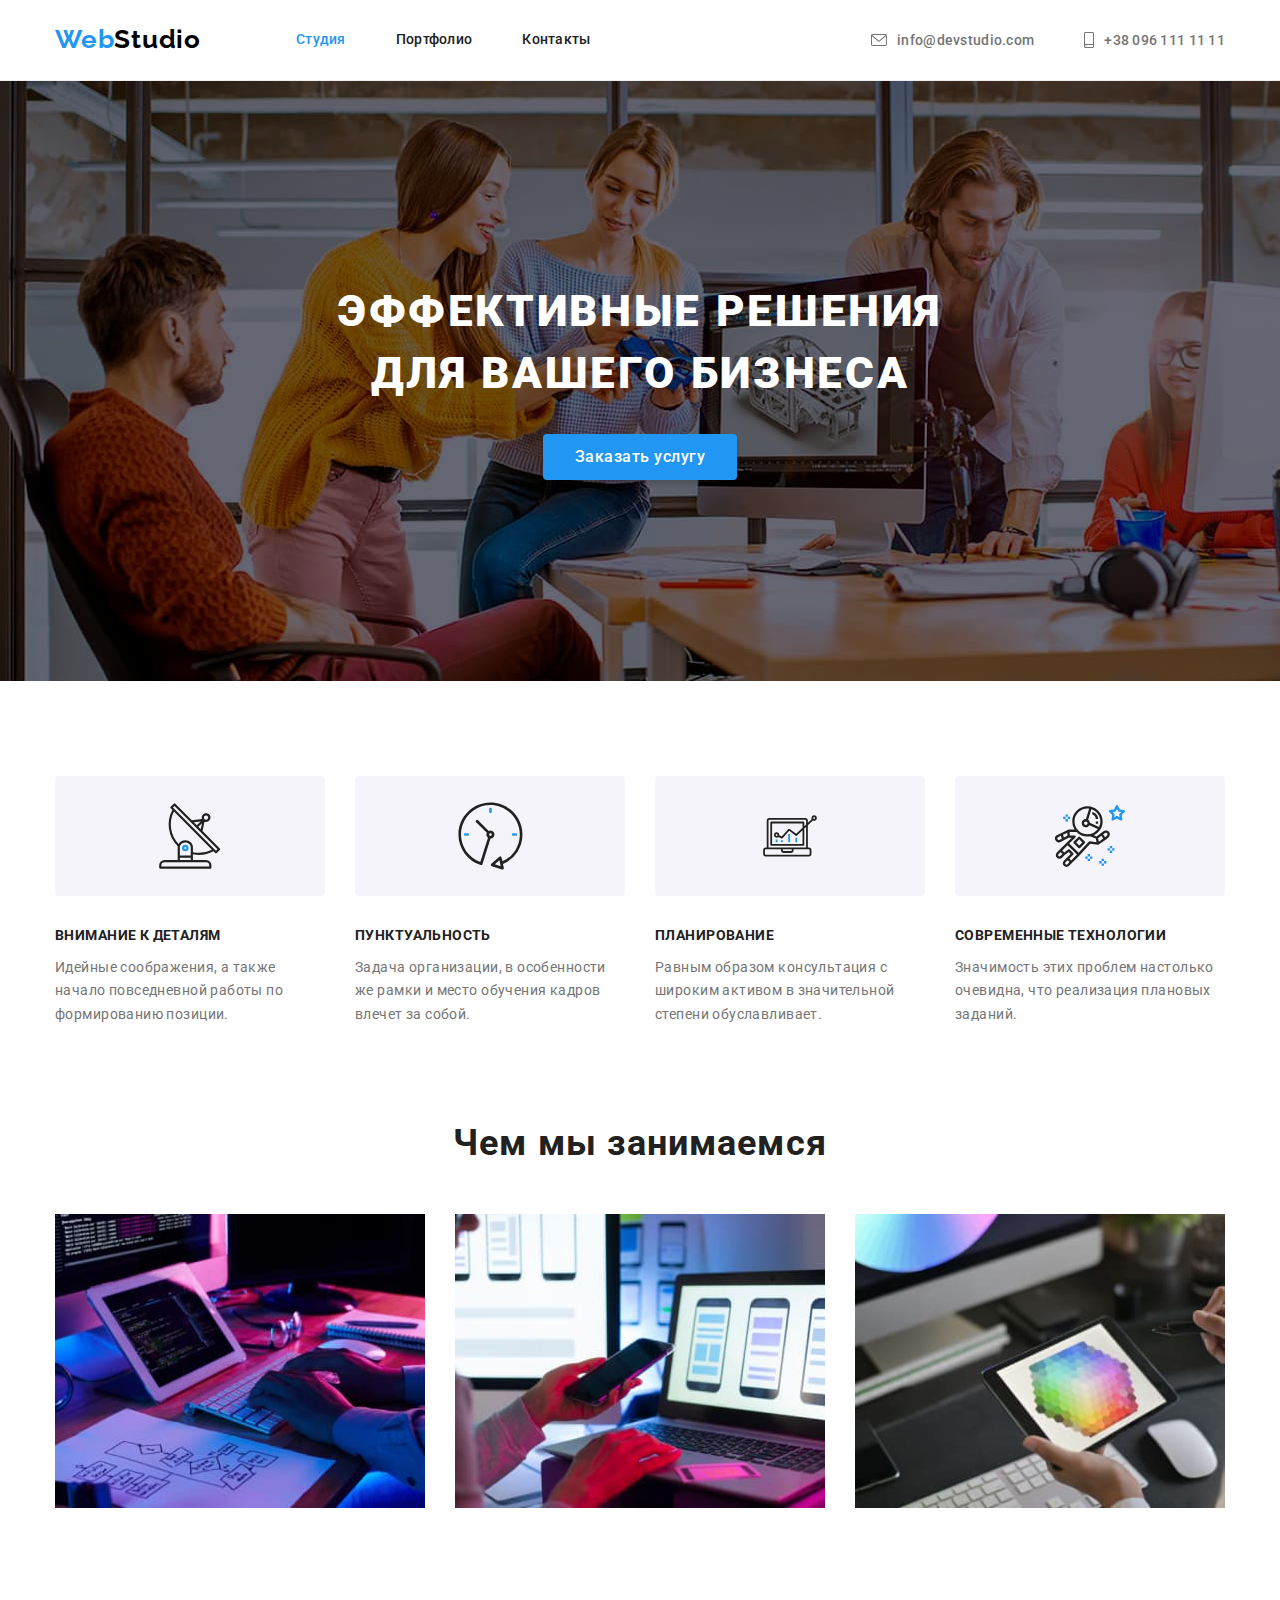
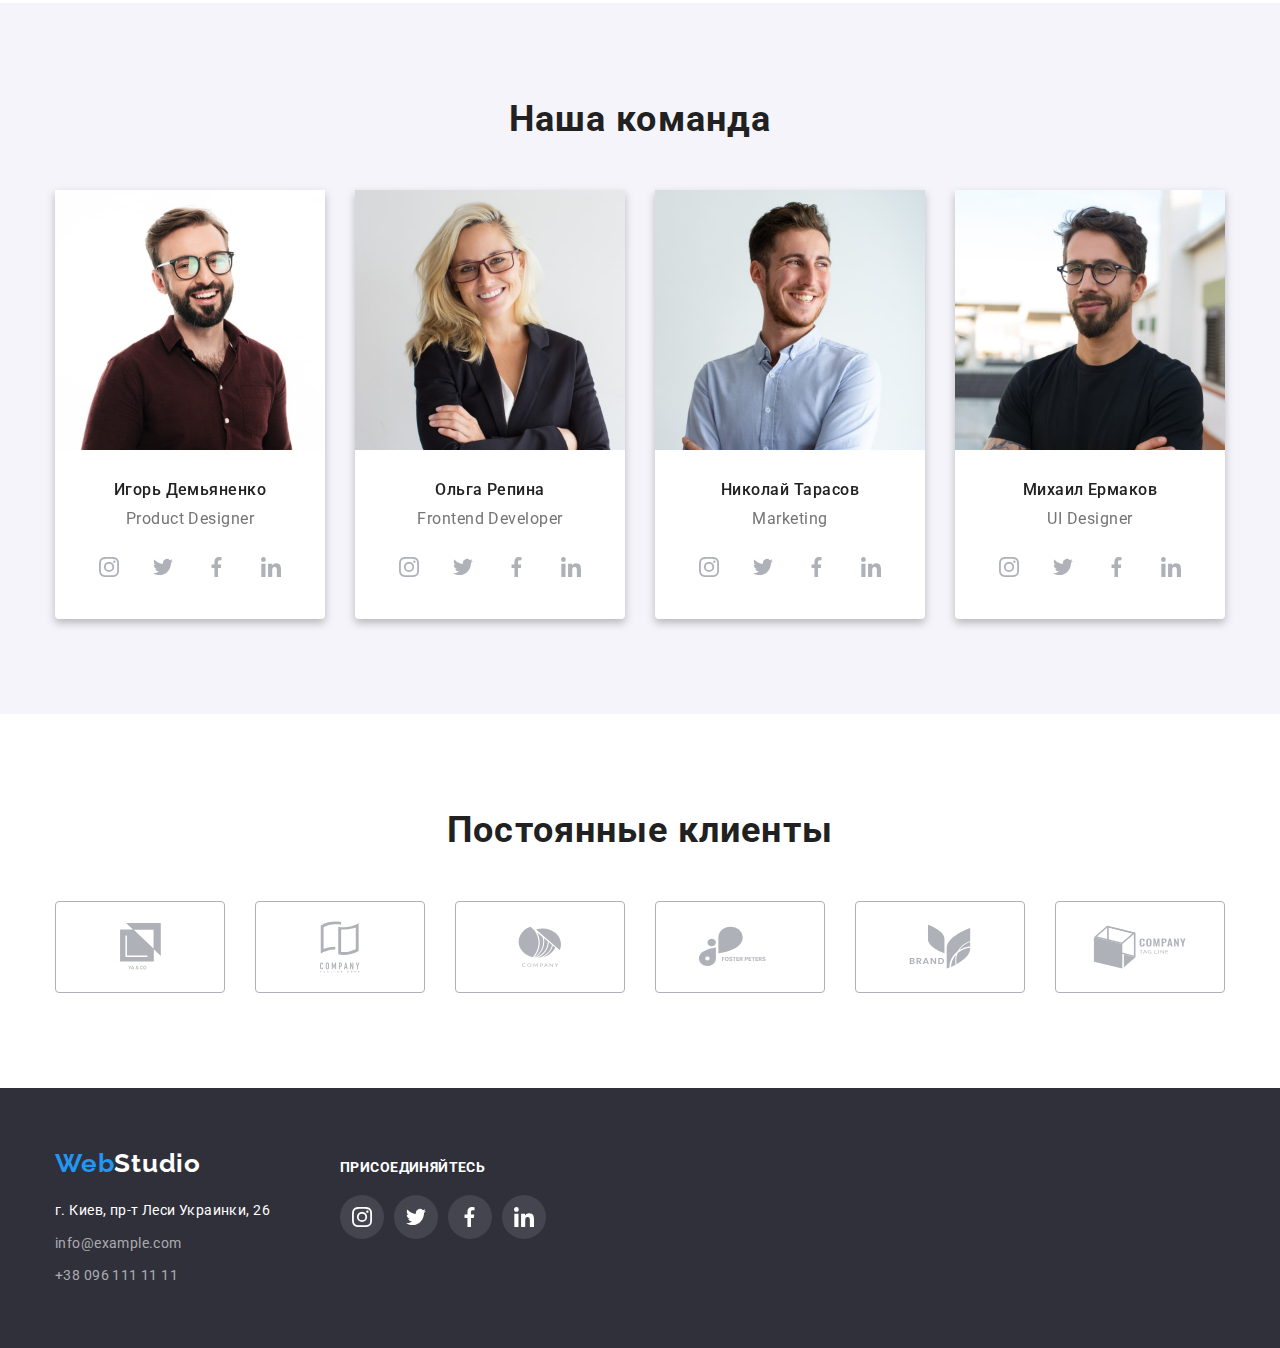
<file: index.html>
<!DOCTYPE html>
<html lang="ru">

<head>
  <meta charset="UTF-8" />
  <meta http-equiv="X-UA-Compatible" content="IE=edge" />
  <meta name="viewport" content="width=device-width, initial-scale=1.0" />
  <title>Document</title>
  <link rel="preconnect" href="https://fonts.googleapis.com" />
  <link rel="preconnect" href="https://fonts.gstatic.com" crossorigin />
  <link href="https://fonts.googleapis.com/css2?family=Raleway:wght@700&family=Roboto:wght@400;500;700;900&display=swap"
    rel="stylesheet" />
  <link rel="stylesheet"
    href="https://cdnjs.cloudflare.com/ajax/libs/modern-normalize/1.1.0/modern-normalize.min.css" />
  <link rel="stylesheet" href="./css/styles.css" />
</head>

<body>
  <!-- верхняя линия -->
  <header class="header-decor">
    <div class="container min">
      <nav class="main-nav">
        <a href="" class="logo"><span class="web">Web</span>Studio</a>
        <ul class="site-nav list">
          <li class="item"><a href="./index.html" class="link current">Студия</a></li>
          <li class="item">
            <a href="./portfolio.html" class="link">Портфолио</a>
          </li>
          <li class="item"><a href="" class="link">Контакты</a></li>
        </ul>
      </nav>

      <ul class="auth-nav list">

        <li class="item tester">
          <a href="info@devstudio.com" class="info-nav">
            <svg class="nav-envelope hed-icon" width="16px" height="12px">
              <use href="./images/icons.svg.svg#icon-envelope"></use>
            </svg>info@devstudio.com</a>
        </li>
        <li class="item tester">
          <a href="+380961111111" class="info-nav">
            <svg class="nav-smartphone hed-icon" width="10px" height="16px">
              <use href="./images/icons.svg.svg#icon-smartphone"></use>
            </svg>+38 096 111 11 11</a>
        </li>
      </ul>
    </div>
  </header>
  <main>
    <!-- шапка -->

    <section class="heroes">
      <div class="heroes-frame">
        <h1 class="header">
          Эффективные решения <br />
          для вашего бизнеса
        </h1>

        <button type="button" class="button primary button-man">
          Заказать услугу
        </button>
      </div>
    </section>

    <!-- особенности -->
    <section class="section">
      <div class="container">
        <h2 class="section-title secret">Особенности</h2>
        <ul class="special-title list speciality-blok">

          <li class="indent-benefitc">
            <div class="indent-decor">
              <svg width="65.32px" height="70px" class="decor">
                <use href="./images/icons.svg.svg#icon-antenna"></use>
              </svg>
            </div>
            <h3 class="indent">Внимание к деталям</h3>
            <p class="benefits">
              Идейные соображения, а также начало повседневной работы по
              формированию позиции.
            </p>
          </li>

          <li class="indent-benefitc">
            <div class="indent-decor">
              <svg width="66.96px" height="70px" class="decor">
                <use href="./images/icons.svg.svg#icon-clock"></use>
              </svg>
            </div>
            <h3 class="indent">Пунктуальность</h3>
            <p class="benefits">
              Задача организации, в особенности же рамки и место обучения
              кадров влечет за собой.
            </p>
          </li>

          <li class="indent-benefitc">
            <div class="indent-decor">
              <svg width="70px" height="53.69px" class="decor diagram">
                <use href="./images/icons.svg.svg#icon-diagram"></use>
              </svg>
            </div>
            <h3 class="indent">Планирование</h3>
            <p class="benefits">
              Равным образом консультация с широким активом в значительной
              степени обуславливает.
            </p>
          </li>

          <li class="indent-benefitc">
            <div class="indent-decor">
              <svg width="70px" height="70px" class="decor">
                <use href="./images/icons.svg.svg#icon-astronaut"></use>
              </svg>
            </div>
            <h3 class="indent">Современные технологии</h3>
            <p class="benefits">
              Значимость этих проблем настолько очевидна, что реализация
              плановых заданий.
            </p>
          </li>
        </ul>
      </div>
    </section>
    <!-- чем мы занимаемся -->
    <section class="work-blok">
      <div class="container">
        <h2 class="section-work">Чем мы занимаемся</h2>
        <ul class="work list">
          <li class="work-img">
            <img src="images/box1.jpg" alt="процес работы" width="370" />
          </li>

          <li class="work-img">
            <img src="images/bo2.jpg" alt="процес работы" width="370" />
          </li>

          <li class="work-img">
            <img src="images/bo3.jpg" alt="процес работы" width="370" />
          </li>
        </ul>
      </div>
    </section>
    <!-- наша команда -->
    <section class="sek-test section">
      <div class="container">
        <h2 class="section-work">Наша команда</h2>
        <ul class="staff list">
          <li class="staff-work">
            <img src="images/img.jpg" alt="фото сотрудника" width="270" />
            <div class="works">
              <h3 class="employee">Игорь Демьяненко</h3>
              <p class="speciality" lang="en">Product Designer</p>

              <ul class="social-media">
                <li class="social-item">
                  <a href="" class="media">
                    <svg width="20px" height="20px" class="social">
                      <use href="./images/icons.svg.svg#icon-instagram"></use>
                    </svg>
                  </a>
                </li>

                <li class="social-item">
                  <a href="" class="media">
                    <svg width="20px" height="20px" class="social">
                      <use href="./images/icons.svg.svg#icon-twitter"></use>
                    </svg>
                  </a>
                </li>

                <li class="social-item">
                  <a href="" class="media">
                    <svg width="20px" height="20px" class="social">
                      <use href="./images/icons.svg.svg#icon-facebook"></use>
                    </svg>
                  </a>
                </li>

                <li class="social-item">
                  <a href="" class="media">
                    <svg width="20px" height="20px" class="social">
                      <use class="tester" href="./images/icons.svg.svg#icon-linkedin"></use>
                    </svg>
                  </a>
                </li>
              </ul>
            </div>
          </li>

          <li class="staff-work">
            <img src="images/img1.jpg" alt="фото сотрудника" width="270" />
            <div class="works">
              <h3 class="employee">Ольга Репина</h3>
              <p class="speciality" lang="en">Frontend Developer</p>
              <ul class="social-media">
                <li class="social-item">
                  <a href="" class="media">
                    <svg width="20px" height="20px" class="social">
                      <use href="./images/icons.svg.svg#icon-instagram"></use>
                    </svg>
                  </a>
                </li>

                <li class="social-item">
                  <a href="" class="media">
                    <svg width="20px" height="20px" class="social">
                      <use href="./images/icons.svg.svg#icon-twitter"></use>
                    </svg>
                  </a>
                </li>

                <li class="social-item">
                  <a href="" class="media">
                    <svg width="20px" height="20px" class="social">
                      <use href="./images/icons.svg.svg#icon-facebook"></use>
                    </svg>
                  </a>
                </li>

                <li class="social-item">
                  <a href="" class="media">
                    <svg width="20px" height="20px" class="social">
                      <use class="tester" href="./images/icons.svg.svg#icon-linkedin"></use>
                    </svg>
                  </a>
                </li>
              </ul>
            </div>
          </li>

          <li class="staff-work">
            <img src="images/img2.jpg" alt="фото сотрудника" width="270" />
            <div class="works">
              <h3 class="employee">Николай Тарасов</h3>
              <p class="speciality" lang="en">Marketing</p>
              <ul class="social-media">
                <li class="social-item">
                  <a href="" class="media">
                    <svg width="20px" height="20px" class="social">
                      <use href="./images/icons.svg.svg#icon-instagram"></use>
                    </svg>
                  </a>
                </li>

                <li class="social-item">
                  <a href="" class="media">
                    <svg width="20px" height="20px" class="social">
                      <use href="./images/icons.svg.svg#icon-twitter"></use>
                    </svg>
                  </a>
                </li>

                <li class="social-item">
                  <a href="" class="media">
                    <svg width="20px" height="20px" class="social">
                      <use href="./images/icons.svg.svg#icon-facebook"></use>
                    </svg>
                  </a>
                </li>

                <li class="social-item">
                  <a href="" class="media">
                    <svg width="20px" height="20px" class="social">
                      <use class="tester" href="./images/icons.svg.svg#icon-linkedin"></use>
                    </svg>
                  </a>
                </li>
              </ul>
            </div>
          </li>

          <li class="staff-work">
            <img src="images/img3.jpg" alt="фото сотрудника" width="270" />
            <div class="works">
              <h3 class="employee">Михаил Ермаков</h3>
              <p class="speciality" lang="en">UI Designer</p>
              <ul class="social-media">
                <li class="social-item">
                  <a href="" class="media">
                    <svg width="20px" height="20px" class="social">
                      <use href="./images/icons.svg.svg#icon-instagram"></use>
                    </svg>
                  </a>
                </li>

                <li class="social-item">
                  <a href="" class="media">
                    <svg width="20px" height="20px" class="social">
                      <use href="./images/icons.svg.svg#icon-twitter"></use>
                    </svg>
                  </a>
                </li>

                <li class="social-item">
                  <a href="" class="media">
                    <svg width="20px" height="20px" class="social">
                      <use href="./images/icons.svg.svg#icon-facebook"></use>
                    </svg>
                  </a>
                </li>

                <li class="social-item">
                  <a href="" class="media">
                    <svg width="20px" height="20px" class="social">
                      <use class="tester" href="./images/icons.svg.svg#icon-linkedin"></use>
                    </svg>
                  </a>
                </li>
              </ul>
            </div>
          </li>
        </ul>
      </div>
    </section>
  </main>
  <section class="section">
    <div class="container">
      <h2 class="section-clients">Постоянные клиенты</h2>
      <ul class="box-clients">
        <li class="clients">
          <a href="" class="clients-group">
            <svg  width="41px" height="46.7px" class="customers ">
              <use href="./images/icons.svg.svg#icon-group"></use>
            </svg>
          </a>
        </li>
        <li class="clients">
          <a href="" class="clients-group">
            <svg width="40px" height="52px" class="customers">
              <use href="./images/icons.svg.svg#icon-group1"></use>
            </svg>
          </a>
        </li>
        <li class="clients">
          <a href="" class="clients-group">
            <svg width="43.46px" height="41.18px" class="customers">
              <use href="./images/icons.svg.svg#icon-group2"></use>
            </svg>
          </a>
        </li>
        <li class="clients">
          <a href="" class="clients-group">
            <svg width="84.44px" height="40.62px" class="customers">
              <use href="./images/icons.svg.svg#icon-group3"></use>
            </svg>
          </a>
        </li>
        <li class="clients">
          <a href="" class="clients-group">
            <svg width="62.54px" height="45.43px" class="customers">
              <use href="./images/icons.svg.svg#icon-group4"></use>
            </svg>
          </a>
        </li>
        <li class="clients">
          <a href="" class="clients-group">
            <svg width="93.79px" height="43.93px" class="customers">
              <use href="./images/icons.svg.svg#icon-group5"></use>
            </svg>
          </a>
        </li>
      </ul>
    </div>
  </section>
  <!-- футер -->
  <footer class="footer-box">
    <div class="container conteainer-footer">
      <div class="address-footer">
        <a class="logo footer-logo" href=""><span class="web">Web</span>Studio</a>
        <address style="font-style: normal;">
          <ul class="footer-nav list">
            <li class="auth-info">
              <a href="" class="auth footer">г. Киев, пр-т Леси Украинки, 26</a>
            </li>
            <li class="auth-info">
              <a href="info@example.com" class="info footer">info@example.com</a>
            </li>
            <li class="auth-info">
              <a href="+380961111111" class="info footer">+38 096 111 11 11</a>
            </li>
          </ul>
        </address>
      </div>


      <div class="footer-media">
        <h2 class="strong-media">присоединяйтесь</h2>
        <ul class="social-footer">
          <li class="social-item">
            <a href="" class="media footer-icon">
              <svg class="social footer-svg">
                <use href="./images/icons.svg.svg#icon-instagram" width="20px" height="20px"></use>
              </svg>
            </a>
          </li>
          <li class="social-item">
            <a href="" class="media footer-icon">
              <svg class="social footer-svg">
                <use href="./images/icons.svg.svg#icon-twitter" width="20px" height="20px"></use>
              </svg>
            </a>
          </li>
          <li class="social-item">
            <a href="" class="media footer-icon">
              <svg class="social footer-svg">
                <use href="./images/icons.svg.svg#icon-facebook" width="20px" height="20px"></use>
              </svg>
            </a>
          </li>
          <li class="social-item">
            <a href="" class="media footer-icon">
              <svg class="social footer-svg">
                <use href="./images/icons.svg.svg#icon-linkedin" width="20px" height="20px"></use>
              </svg>
            </a>
          </li>
        </ul>
      </div>


    </div>
  </footer>
</body>

</html>
</file>
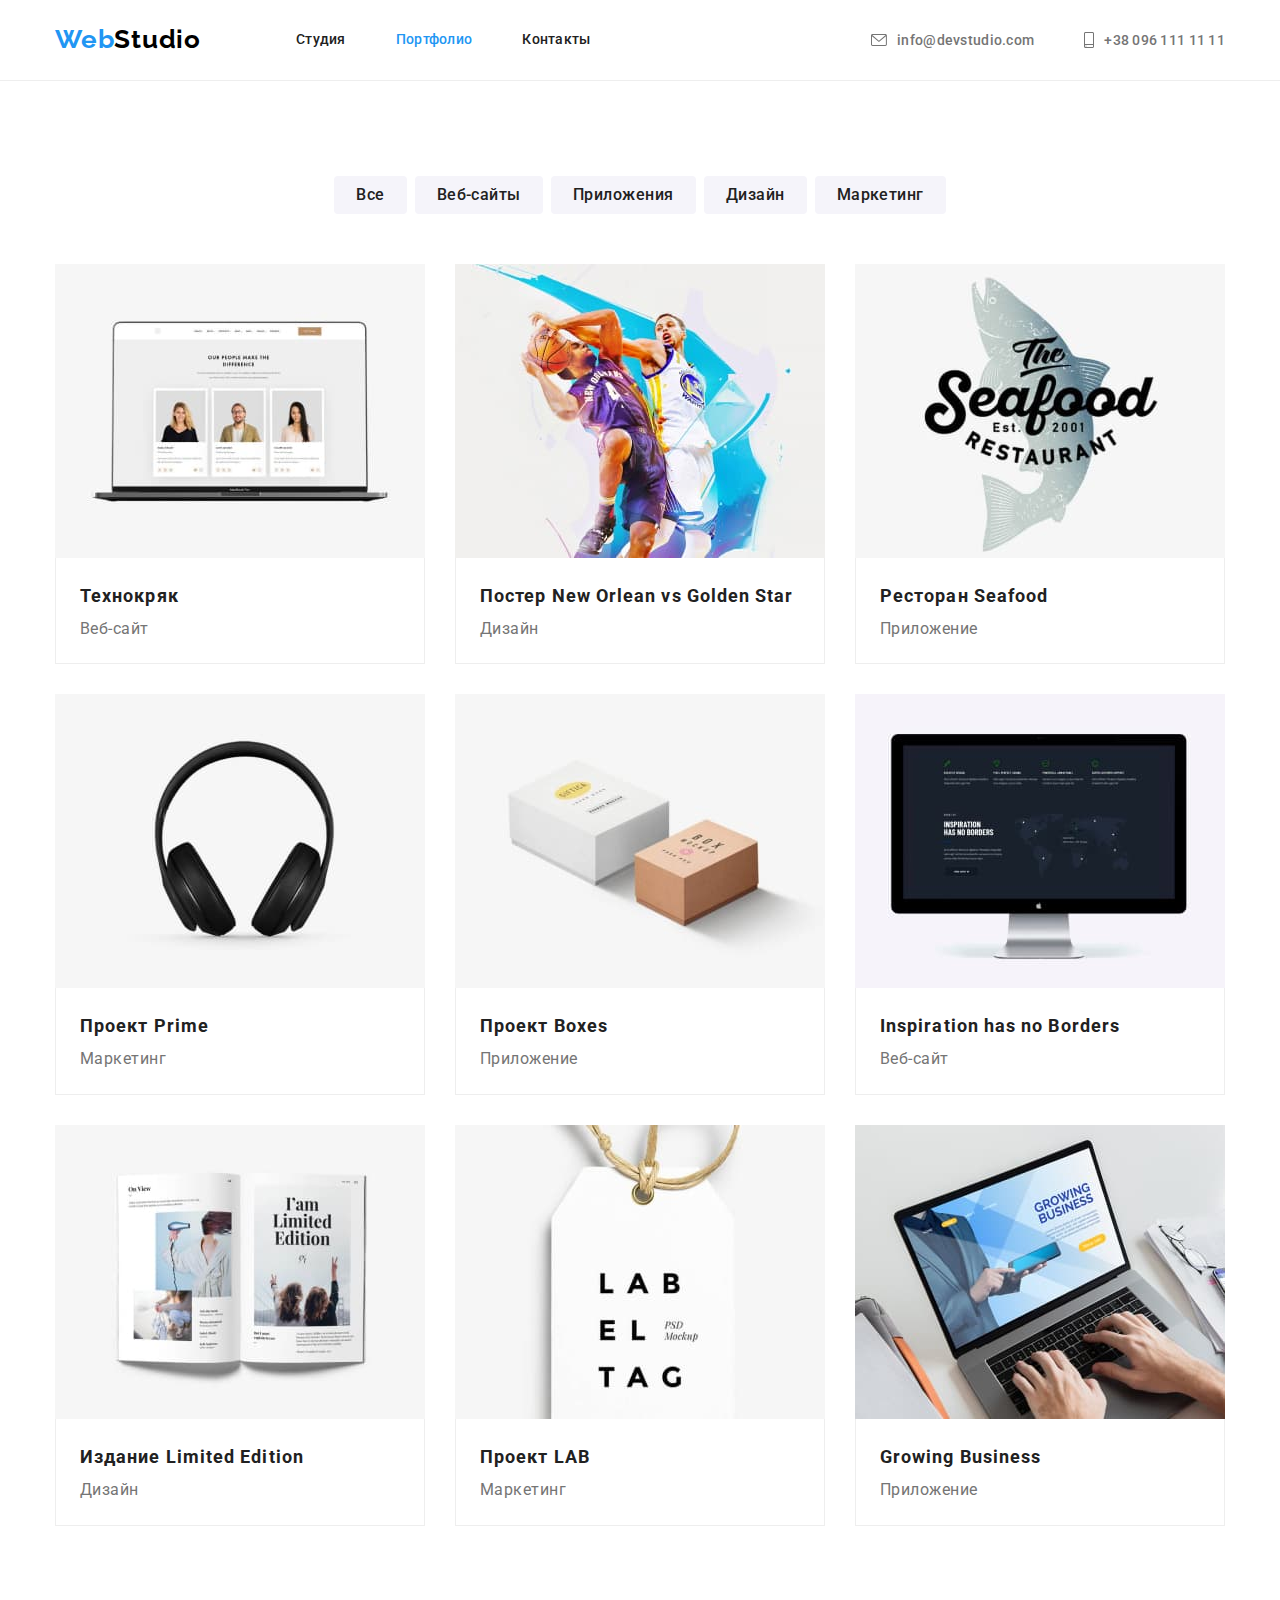
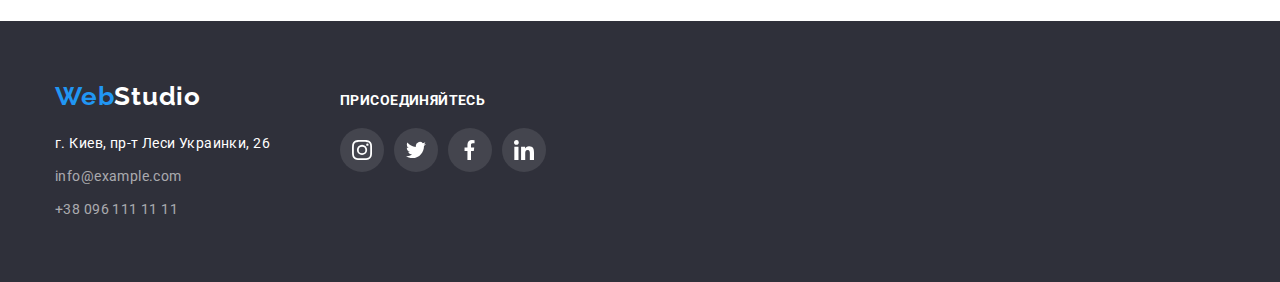
<file: portfolio.html>
<!DOCTYPE html>
<html lang="ru">

<head>
  <meta charset="UTF-8" />
  <meta http-equiv="X-UA-Compatible" content="IE=edge" />
  <meta name="viewport" content="width=device-width, initial-scale=1.0" />
  <title>Document</title>
  <link rel="preconnect" href="https://fonts.googleapis.com" />
  <link rel="preconnect" href="https://fonts.gstatic.com" crossorigin />
  <link href="https://fonts.googleapis.com/css2?family=Raleway:wght@700&family=Roboto:wght@400;500;700;900&display=swap"
    rel="stylesheet" />
  <link rel="stylesheet"
    href="https://cdnjs.cloudflare.com/ajax/libs/modern-normalize/1.1.0/modern-normalize.min.css" />
  <link rel="stylesheet" href="./css/styles.css" />
</head>

<body>
  <!-- верхняя линия -->
  <header class="header-decor">
    <div class="container min">
      <nav class="main-nav">
        <a href="" class="logo"><span class="web">Web</span>Studio</a>
        <ul class="site-nav list">
          <li class="item"><a href="./index.html" class="link ">Студия</a></li>
          <li class="item"><a href="./portfolio.html" class="link current">Портфолио</a>
          </li>
          <li class="item"><a href="" class="link">Контакты</a></li>
        </ul>
      </nav>

      <ul class="auth-nav list">

        <li class="item">
          <a href="info@devstudio.com" class="info-nav">
            <svg class="nav-envelope hed-icon" width="16px" height="12px">
              <use href="./images/icons.svg.svg#icon-envelope"></use>
            </svg>info@devstudio.com</a>
        </li>
        <li class="item">
          <a href="+380961111111" class="info-nav">
            <svg class="nav-smartphone hed-icon" width="10px" height="16px">
              <use href="./images/icons.svg.svg#icon-smartphone"></use>
            </svg>+38 096 111 11 11</a>
        </li>
      </ul>
    </div>
  </header>
  <!-- проекти -->
  <main>
    <section class="section-project">
      <div class="container">
        <h1 class="secret">Проекти компании</h1>
        <!-- фильтер -->
        <div class="">
          <ul class="filter list">
            <li class="item">
              <button type="button" class="button filter-button">Все</button>
            </li>
            <li class="item">
              <button type="button" class="button filter-button">
                Веб-сайты
              </button>
            </li>
            <li class="item">
              <button type="button" class="button filter-button">
                Приложения
              </button>
            </li>
            <li class="item">
              <button type="button" class="button filter-button">
                Дизайн
              </button>
            </li>
            <li class="item">
              <button type="button" class="button filter-button">
                Маркетинг
              </button>
            </li>
          </ul>
        </div>

        <ul class="project list">
          <li class="cards">
            <a href="#" class="dec-non cards-foc"><img src="images/img4.jpg" alt="пример веб сайта" width="370" />
              <div class="cards-border">
                <h2 class="project-title">Технокряк</h2>
                <p class="description">Веб-сайт</p>
              </div>
            </a>
          </li>

          <li class="cards">
            <a href="" class="dec-non cards-foc"><img src="images/img5.jpg" alt="дизайн постера" width="370" />
              <div class="cards-border">
                <h2 class="project-title">
                  Постер <span lang="en"> New Orlean vs Golden Star</span>
                </h2>
                <p class="description">Дизайн</p>
              </div>
            </a>
          </li>
          <li class="cards">
            <a href="" class="dec-non cards-foc"><img src="images/seafood.jpg" alt="дизайн постера" width="370" />
              <div class="cards-border">
                <h2 class="project-title">
                  Ресторан <span lang="en">Seafood</span>
                </h2>
                <p class="description">Приложение</p>
              </div>
            </a>
          </li>
          <li class="cards">
            <a href="" class="dec-non cards-foc"><img src="images/img7.jpg" alt="фото наушников" width="370" />
              <div class="cards-border">
                <h2 class="project-title">
                  Проект <span lang="en">Prime</span>
                </h2>
                <p class="description">Маркетинг</p>
              </div>
            </a>
          </li>
          <li class="cards">
            <a href="" class="dec-non cards-foc"><img src="images/img8.jpg" alt="изображение коробочек" width="370" />
              <div class="cards-border">
                <h2 class="project-title">
                  Проект <span lang="en">Boxes</span>
                </h2>
                <p class="description">Приложение</p>
              </div>
            </a>
          </li>
          <li class="cards">
            <a href="" class="dec-non cards-foc"><img src="images/img9.jpg" alt="изображение веб сайта" width="370" />
              <div class="cards-border">
                <h2 class="project-title" lang="en">
                  Inspiration has no Borders
                </h2>
                <p class="description">Веб-сайт</p>
              </div>
            </a>
          </li>
          <li class="cards">
            <a href="" class="dec-non cards-foc"><img src="images/img10.jpg" alt="изображение издания" width="370" />
              <div class="cards-border">
                <h2 class="project-title">
                  Издание <span lang="en">Limited Edition</span>
                </h2>
                <p class="description">Дизайн</p>
              </div>
            </a>
          </li>
          <li class="cards">
            <a href="" class="dec-non cards-foc"><img src="images/img11.jpg" alt=" веб сайт" width="370" />
              <div class="cards-border">
                <h2 class="project-title">
                  Проект <span lang="en">LAB</span>
                </h2>
                <p class="description">Маркетинг</p>
              </div>
            </a>
          </li>
          <li class="cards">
            <a href="" class="dec-non cards-foc">
              <img src="images/img12.jpg" alt="приложение для мобильных устройств" width="370" />
              <div class="cards-border">
                <h2 class="project-title" lang="en">Growing Business</h2>
                <p class="description">Приложение</p>
              </div>
            </a>
          </li>
        </ul>
      </div>
    </section>
  </main>
  <!-- футер -->

  <footer class="footer-box">
    <div class="container conteainer-footer">
      <div class="address-footer">
        <a class="logo footer-logo" href=""><span class="web">Web</span>Studio</a>
        <address style="font-style: normal;">
          <ul class="footer-nav list">
            <li class="auth-info">
              <a href="" class="auth footer">г. Киев, пр-т Леси Украинки, 26</a>
            </li>
            <li class="auth-info">
              <a href="info@example.com" class="info footer">info@example.com</a>
            </li>
            <li class="auth-info">
              <a href="+380961111111" class="info footer">+38 096 111 11 11</a>
            </li>
          </ul>
        </address>
      </div>


      <div class="footer-media">
        <h2 class="strong-media">присоединяйтесь</h2>
        <ul class="social-footer">
          <li class="social-item">
            <a href="" class="media footer-icon">
              <svg class="social footer-svg">
                <use href="./images/icons.svg.svg#icon-instagram" width="20px" height="20px"></use>
              </svg>
            </a>
          </li>
          <li class="social-item">
            <a href="" class="media footer-icon">
              <svg class="social footer-svg">
                <use href="./images/icons.svg.svg#icon-twitter" width="20px" height="20px"></use>
              </svg>
            </a>
          </li>
          <li class="social-item">
            <a href="" class="media footer-icon">
              <svg class="social footer-svg">
                <use href="./images/icons.svg.svg#icon-facebook" width="20px" height="20px"></use>
              </svg>
            </a>
          </li>
          <li class="social-item">
            <a href="" class="media footer-icon">
              <svg class="social footer-svg">
                <use href="./images/icons.svg.svg#icon-linkedin" width="20px" height="20px"></use>
              </svg>
            </a>
          </li>
        </ul>
      </div>


    </div>
  </footer>
</body>

</html>
</file>
<file: css/styles.css>
/* цвет основного текста rgba(117, 117, 117, 1) */
/* вторичный цвет текста  rgba(33, 33, 33, 1);*/
/*цвет адресса rgba(255, 255, 255, 0.6)  */
/* белый #FFFFFF  */
/* акцент rgba(33, 150, 243, 1) */
/* вторичный цвет фона rgba(47, 48, 58, 1) */
/* цвет фона3 rgba(245, 244, 250, 1) */
:root {
  --primary-text-color: rgba(117, 117, 117, 1);
  --title-text-color: rgba(33, 33, 33, 1);
  --foorer-text-color: rgba(255, 255, 255, 0.6);
  --accent-color: rgba(33, 150, 243, 1);
  --primary-white-color: #ffffff;
  --footer-address-color: rgba(255, 255, 255, 1);
  --primary-background-color: rgba(47, 48, 58, 1);
  --primary-button-color: rgba(245, 244, 250, 1);
  --color-hover-bootton: rgba(25, 170, 250);
  --portfolio-project-color: rgba(238, 238, 238, 1);
  --primary-icon-fill: rgba(175, 177, 184, 1);
}

html {
  box-sizing: border-box;
}

*,
*::before,
*::after {
  box-sizing: inherit;
}

.list {
  list-style: none;
}

ul,
li,
a {
  list-style: none;
  padding: 0;
  margin: 0;
}

h1,
h2,
h3,
h4,
p {
  margin: 0;
  padding: 0;
}

.dec-non {
  text-decoration: none;
}

img {
  display: block;
}

body {
  background-color: var(--primary-white-color);
  color: var(--primary-text-color);
  font-family: "Roboto", sans-serif;
  margin: 0;
}

/* !!!!!!!!КОНТЕЙНЕР!!!!!!!! */

/* .containr{
                   width:1200px ;
                   padding-left: 15px;
                   padding-right: 15px;
                   margin-left: auto;
                   margin-right: auto;

                 } */

/* розметка  */

.container {
  margin-left: auto;
  margin-right: auto;
  padding-left: 15px;
  padding-right: 15px;
  width: 1200px;

  /* outline: 2px solid tomato; */
}

/* хедер */

.main-nav {
  display: flex;
  align-items: center;
}

.min {
  display: flex;
  align-items: center;
}

.header-decor {
  border-bottom: 1px solid #eeeeee;
}

/* ПРИМЕР УДАЛЕНИЯ КРАЙНИХ МАРДЖИНОВ */
/* .site-nav .item:not(:last-child ){
  margin-right: 50px;
  outline: 2px solid yellowgreen;
  background-color: blanchedalmond;
  
} */

/* .site-nav .item + .item{
  margin-left: 50px;
} */

.site-nav .item {
  margin-right: 50px;
  /* outline: 2px solid yellowgreen;
  background-color: blanchedalmond; */
}

.site-nav .item:last-child {
  margin-right: 0;
}

.site-nav .link {
  display: block;
  padding: 32px 0px;
}

.site-nav {
  margin: auto;
  margin-left: 95px;
  display: flex;
}

.auth-nav {
  margin-left: auto;
  display: flex;
  align-items: baseline;
}

.auth-nav .item+.item {
  margin-left: 50px;
}

.nav-smartphone {
  margin-bottom: -3px;
}

.nav-envelope {
  margin-bottom: -1px;
}

.hed-icon {
  margin-right: 10px;
  fill: var(--primary-text-color);
}

.info-nav:hover .hed-icon,
.info-nav:focus .hed-icon {
  fill: var(--accent-color);
}

.speciality-blok {
  display: flex;
  margin-bottom: 0;
  margin-top: 0;
}

.special-title .indent-benefitc:not(:last-child) {
  margin-right: 30px;
}

/* .benefits{
  
  border: 2px solid cyan;
} */

.indent {
  margin-top: 0;
  margin-bottom: 10px;
}

/* border: 2px solid cyan;
  } */
/* .special-title .indent{
   background-color: aqua;
 } */

.indent-benefitc {
  text-align: center;
  text-align: left;
}

#icon-linkedin {
  width: 20px;
  height: 20px;
}

.work-blok {
  padding-bottom: 95px;
}

.works {
  padding-top: 30px;
  padding-bottom: 30px;
}

.section-list {
  margin-left: auto;
  margin-right: auto;
  padding-left: 15px;
  padding-right: 15px;
  width: 1200px;
  /* outline:4px solid brown; */
}

.staff {
  margin-top: 0;
  margin-bottom: 0;
  text-align: center;
}

.social-media {
  display: flex;
  align-items: center;
  margin: auto;
  width: 206px;
}

.social {
  margin: auto;
  width: 20px;
  height: 20px;
  fill: var(--primary-icon-fill);
}

.media:hover .social,
.media:focus .social {
  fill: var(--primary-white-color);
}

.media:hover,
.media:focus {
  background-color: var(--accent-color);
  filter: drop-shadow(0px 4px 4px rgba(0, 0, 0, 0.25));
}

.media {
  display: flex;
  width: 44px;
  height: 44px;
  border-radius: 50%;
}

.media a {
  width: 20px;
  height: 20px;
}

.social-item:not(:last-child) {
  margin-right: 10px;
}

.section {
  text-align: center;
  padding-top: 95px;
  padding-bottom: 95px;
}

.section-project {
  padding-top: 95px;
  padding-bottom: 95px;
}

.secret {
  position: absolute;
  width: 1px;
  height: 1px;
  margin: -1px;
  border: 0;
  padding: 0;
  white-space: nowrap;
  clip-path: inset(100%);
  clip: rect(0 0 0 0);
  overflow: hidden;
}

.filter-button {
  border-radius: 4px;
  border: none;
  padding: 6px 22px;
  min-width: 70px;
  text-align: center;
}

.filter-button:hover,
.filter-button:focus {
  filter: drop-shadow(0px 4px 4px rgba(0, 0, 0, 0.25));
}

/* !!!!!!!!!!РОЗМЕТКА ПОРТФОЛИО!!!!!!!!! */

.section-container {
  width: 1200px;
  padding-left: 15px;
  padding-right: 15px;
  margin-left: auto;
  margin-right: auto;
  /* outline: 2px solid red; */
}

.filter {
  display: flex;
  justify-content: center;
  margin: 0;
  padding: 0;
  margin-bottom: 50px;
  margin-right: auto;
  align-items: center;
}

.filter .item:not(:last-child) {
  margin-right: 8px;
}

.project {
  display: flex;
  flex-wrap: wrap;
  margin: auto;
  padding: 0;
}

.cards-border {
  padding: 20px 24px;
  border: 1px solid #eeeeee;
  border-top: 0;
}

.cards {
  width: calc((100% - 60px) / 3);
  background-color: var(--footer-address-color);
}

.cards:hover {
  filter: drop-shadow(0px 4px 4px rgba(0, 0, 0, 0.25));
}

.project .cards {
  margin-right: 30px;
  margin-bottom: 30px;
}

.project .cards:nth-child(3n) {
  margin-right: 0px;
}

.project .cards:nth-last-child(-n + 3) {
  margin-bottom: 0;
}

/* логотип */

.logo {
  font-family: "Raleway";
  font-style: normal;
  text-decoration: none;
  font-weight: 700;
  font-size: 26px;
  line-height: 1.2;
  letter-spacing: 0.03em;
  color: black;
}

.web {
  color: var(--accent-color);
}

/*Навигацыя сайта */
.site-nav {
  font-weight: 500;
  font-size: 14px;
  line-height: 1.14;
  letter-spacing: 0.02em;
}

.link {
  text-decoration: none;
  color: var(--title-text-color);
}

.site-nav :focus,
.site-nav :hover {
  color: var(--accent-color);
}

.site-nav .link.current {
  color: var(--accent-color);
}

.auth-nav :focus,
.auth-nav :hover {
  color: var(--accent-color);
}

.auth-nav {
  margin-top: 0;
  margin-bottom: 0;
}

.info-nav {
  text-decoration: none;
  font-weight: 500;
  font-size: 14px;
  line-height: 1.14;
  letter-spacing: 0.02em;
  color: var(--primary-text-color);
}

.auth-info .footer:hover,
.auth-info .footer:focus {
  color: var(--accent-color);
}

/* Шапка (студия) */
.heroes {
  min-height: 600px;
  max-width: 1600px;
  padding-top: 200px;
  padding-bottom: 200px;
  margin: auto;
  background-image: linear-gradient(to right,
      rgba(0, 0, 0, 0.25),
      rgba(0, 0, 0, 0.25)),
    url(../images/Img-fon.jpg);
  background-color: var(--primary-background-color);
}

.heroes-frame {
  text-align: center;
  margin-left: auto;
  margin-right: auto;
  width: 1200px;
  /* outline: 2px solid greenyellow */
}

.header {
  /* background-color: aqua; */
  margin: 0;
  padding: 0;
  font-weight: 900;
  font-size: 44px;
  line-height: 1.4;

  letter-spacing: 0.06em;
  text-transform: uppercase;
  color: var(--primary-white-color);
  margin-bottom: 30px;
}

.button-man {
  border-radius: 4px;
  border: none;
  padding: 10px 32px;
  box-sizing: border-box;
  font-weight: 700;
  font-size: 16px;
  line-height: 1.9;
  letter-spacing: 0.06em;
  align-items: center;
  text-align: center;
  box-shadow: 0px 4px 4px rgba(0, 0, 0, 0.15);
}

.section-title {
  font-weight: 700;
  font-size: 14px;
  line-height: 1.14;
  letter-spacing: 0.03em;
  color: var(--title-text-color);
}

/* особенности Студия */
.special-title h3 {
  font-weight: 700;
  font-size: 14px;
  line-height: 1.4;
  letter-spacing: 0.03em;
  text-transform: uppercase;
  color: var(--title-text-color);
}

.benefits {
  margin-bottom: 0;
  margin-top: 0;
  font-weight: 400;
  font-size: 14px;
  line-height: 1.7;
  letter-spacing: 0.03em;
}

.indent-benefitc {
  width: 270px;
}

.indent-decor {
  display: flex;
  justify-content: center;
  align-items: center;
  margin-bottom: 30px;
  width: 270px;
  height: 120px;
  border-radius: 4px;
  background-color: var(--primary-button-color);
}


/* .indent-benefitc:not(:f){
    margin-right: 30px;
  
    } */
/* чем ми занимаемся */
.work {
  margin: 0;
  display: flex;
}

.work-img:not(:last-child) {
  padding-right: 30px;
}

.section-work {
  text-align: center;
  margin-top: 0;
  margin-bottom: 0;
  margin-bottom: 50px;
  font-weight: 700;
  font-size: 36px;
  line-height: 1.17;

  letter-spacing: 0.03em;
  color: var(--title-text-color);
}

/* наша команда */

.staff {
  padding-left: 0;
  padding-right: 0;
  display: flex;
}

.staff-work:not(:last-child) {
  margin-right: 30px;
}

.staff-work {
  border-radius: 0px 0px 4px 4px;
  filter: drop-shadow(0px 4px 4px rgba(0, 0, 0, 0.25));
  background-color: var(--footer-address-color);
}

.employee {
  margin-top: 0;
  margin-bottom: 0;
  padding-bottom: 10px;
  font-weight: 500;
  font-size: 16px;
  line-height: 1.2;
  letter-spacing: 0.03em;
  color: var(--title-text-color);
}

.sek-test {
  background-color: var(--primary-button-color);
}

.speciality {
  margin-top: 0;
  margin-bottom: 0;
  padding-bottom: 16px;
  font-weight: 400;
  font-size: 16px;
  line-height: 1.2;
  letter-spacing: 0.03em;
}

/* Кнопки фильтр портфолио */

/* .button {
  display: inline-block;
  border: 1px solid transparent;
  border-radius: 6px;
  padding: 11px 34px;
  min-width: 130px;

  color: var(--title-text-color);
  background-color: var(--primary-white-color);

  font-weight: 500;
  font-size: 15px;
  line-height: 1.2;
  text-decoration: none;
  text-align: center;
} */

.button {
  display: inline-block;
  font-family: inherit;
  font-weight: 500;
  font-size: 16px;
  line-height: 1.6;
  cursor: pointer;
  text-align: center;
  letter-spacing: 0.03em;
  color: var(--title-text-color);
  background-color: var(--primary-button-color);
}

.button:focus,
.button:hover {
  color: var(--primary-white-color);
  background-color: var(--accent-color);
}

.button.primary {
  color: var(--primary-white-color);
  background-color: var(--accent-color);
}

.button.primary:hover,
.button.primary:focus {
  background-color: var(--color-hover-bootton);
}

.button.secondary {
  color: var(--title-text-color);
  background-color: var(--foorer-text-color);
}

/* ПОРТФОЛИО */

.project-title {
  font-weight: 700;
  font-size: 18px;
  line-height: 2;
  letter-spacing: 0.06em;
  color: var(--title-text-color);
}

.description {
  font-weight: 400;
  font-size: 16px;
  line-height: 1.87;
  letter-spacing: 0.03em;
  color: var(--primary-text-color);
}

/* постоянные клиенты */

.section-clients {
  font-weight: 700;
  font-size: 36px;
  line-height: 1.17;
  margin-bottom: 50px;
  text-align: center;
  letter-spacing: 0.03em;
  color: var(--title-text-color);
}

.box-clients {
  display: flex;
}

.customers {
  margin-top: auto;
  margin-bottom: auto;
  max-width: 106px;
  max-height: 60px;
}

/* .clients {
  display: flex;
  justify-content: center;
  width: 170px;
  height: 92px;
  border: 1px solid var(--primary-icon-fill);
  background-color: var(--primary-white-color);
  border-radius: 4px;
} */

.clients-group {
  display: flex;
  justify-content: center;
  width: 170px;
  height: 92px;
  border: 1px solid var(--primary-icon-fill);
  background-color: var(--primary-white-color);
  border-radius: 4px;
}


.clients-group:hover,
.clients-group:focus {
  border: 1px solid var(--accent-color);
}

.clients-group:hover .customers,
.clients-group:focus .customers {
  fill: var(--accent-color);
}

/* .clients-group {
  display: flex;
  justify-content: center;
  width: 170px;
} */

.customers {
  fill: rgba(175, 177, 184, 1);
}

.clients:not(:last-child) {
  margin-right: 30px;
}

/* футер */
.footer-box {
  padding-top: 60px;
  padding-bottom: 60px;
}

.conteainer-footer {
  display: flex;
  align-items: baseline;
}

.footer-logo {
  display: block;
  margin-bottom: 20px;
}

.footer-nav>.auth-info:not(:last-child) {
  margin-bottom: 9px;
}

.footer-nav {
  display: contents;
}

/* #address {
  font-style: normal;
} */

footer {
  font-weight: 400;
  font-size: 14px;
  line-height: 1.7;
  letter-spacing: 0.03em;
  background-color: var(--primary-background-color);
}

footer .logo {
  text-decoration: none;
  color: var(--primary-white-color);
}

.auth {
  text-decoration: none;
  color: var(--footer-address-color);
}

.info.footer {
  color: var(--foorer-text-color);
  text-decoration: none;
}

.strong-media {
  margin-bottom: 20px;
  padding: 0;
  font-weight: 700;
  font-size: 14px;
  line-height: 16px;
  letter-spacing: 0.03em;
  text-transform: uppercase;
  color: var(--primary-white-color);
}

.address-footer {
  margin-right: 70px;
}

.footer-svg {
  fill: var(--primary-white-color);
}

.footer-icon {
  background-color: rgba(68, 69, 78, 1);
}

.social-footer {
  display: flex;
  width: 206px;
  height: 44px;
}
</file>
